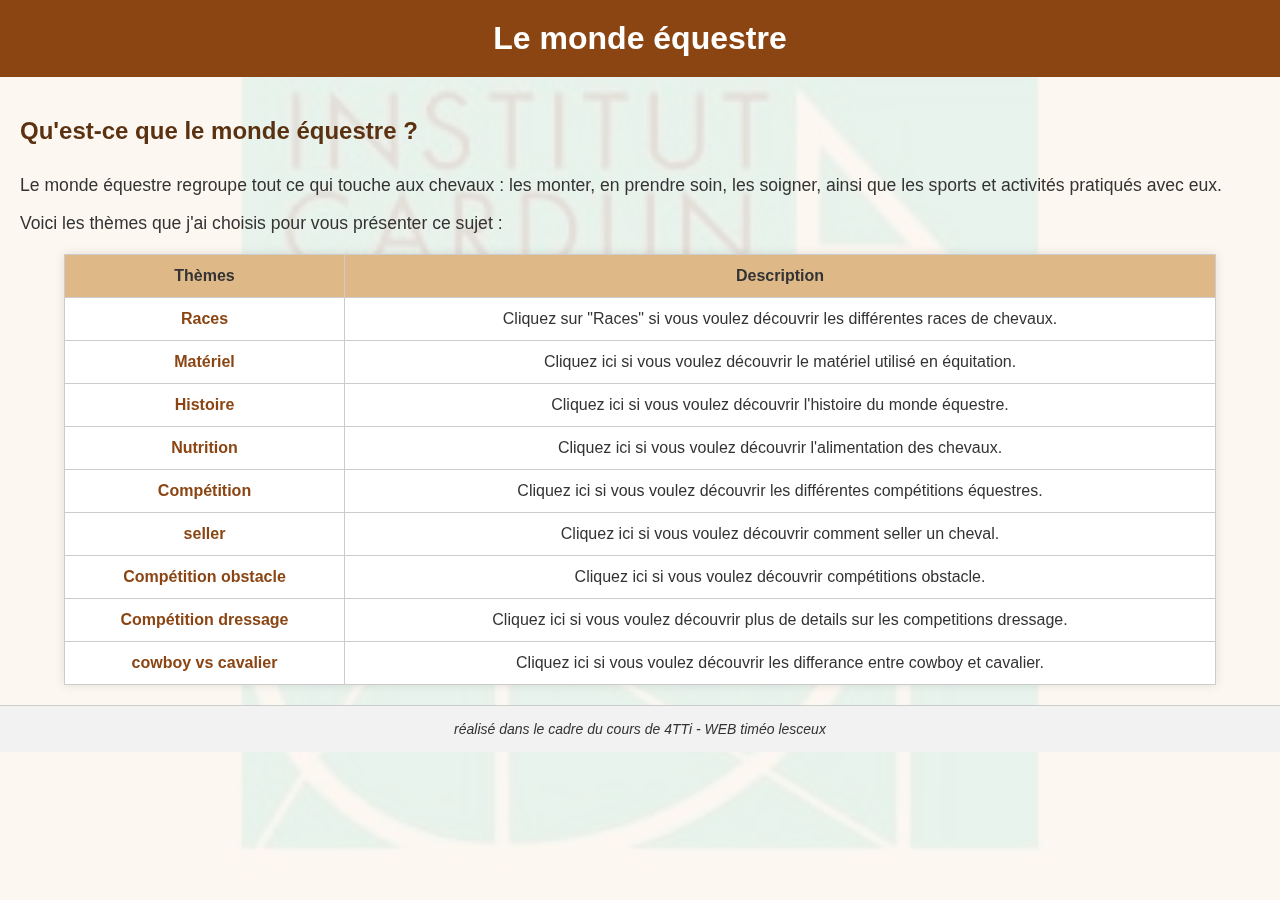
<file: projet html fin annee/pg1/index.html>
<!DOCTYPE html>
<html>
<head>
  <meta charset="UTF-8">
  <link rel="stylesheet" href="style.css">
  <link rel="stylesheet" type="image/pnj" href="./image/ecole.jpg">
  <title>Le Monde Équestre</title>
 
</head>
<body>

	 <h1>Le monde équestre</h1>

<h2>Qu'est-ce que le monde équestre ?</h2>

<p>
  Le monde équestre regroupe tout ce qui touche aux chevaux : les monter, en prendre soin, les soigner, ainsi que les sports et activités pratiqués avec eux.
</p>

<p>Voici les thèmes que j'ai choisis pour vous présenter ce sujet :</p>

<table 
  <tr>
    <th>Thèmes</th>
    <th>Description</th>
  </tr>
  <tr>
    <td><a href="./pg2/races.html">Races</a></td>
    <td>Cliquez sur "Races" si vous voulez découvrir les différentes races de chevaux.</td>
  </tr>
  <tr>
    <td><a href="materiel.html">Matériel</a></td>
    <td>Cliquez ici si vous voulez découvrir le matériel utilisé en équitation.</td>
  </tr>
  <tr>
    <td><a href="histoire.html">Histoire</a></td>
    <td>Cliquez ici si vous voulez découvrir l'histoire du monde équestre.</td>
  </tr>
  <tr>
    <td><a href="nutritions.html">Nutrition</a></td>
    <td>Cliquez ici si vous voulez découvrir l'alimentation des chevaux.</td>
  </tr>
  <tr>
    <td><a href="competition.html">Compétition</a></td>
    <td>Cliquez ici si vous voulez découvrir les différentes compétitions équestres.</td>
  </tr>
  <tr>
    <td><a href="seller.html">seller</a></td>
    <td>Cliquez ici si vous voulez découvrir comment seller un cheval.</td>
  </tr>
  <tr>
    <td><a href="competition obstacle.html">Compétition obstacle</a></td>
    <td>Cliquez ici si vous voulez découvrir  compétitions obstacle.</td>
  </tr>
  <tr>
    <td><a href="competition dressage.html">Compétition dressage</a></td>
    <td>Cliquez ici si vous voulez découvrir plus de details sur les competitions dressage.</td>
  </tr>
  <tr>
    <td><a href="cowboy vs cavalier.html">cowboy vs cavalier</a></td>
    <td>Cliquez ici si vous voulez découvrir les differance entre cowboy et cavalier.</td>
  </tr>
</table>
<footer>
	réalisé dans le cadre du cours de 4TTi - WEB timéo lesceux  
</footer>
</body>
</html>
</file>
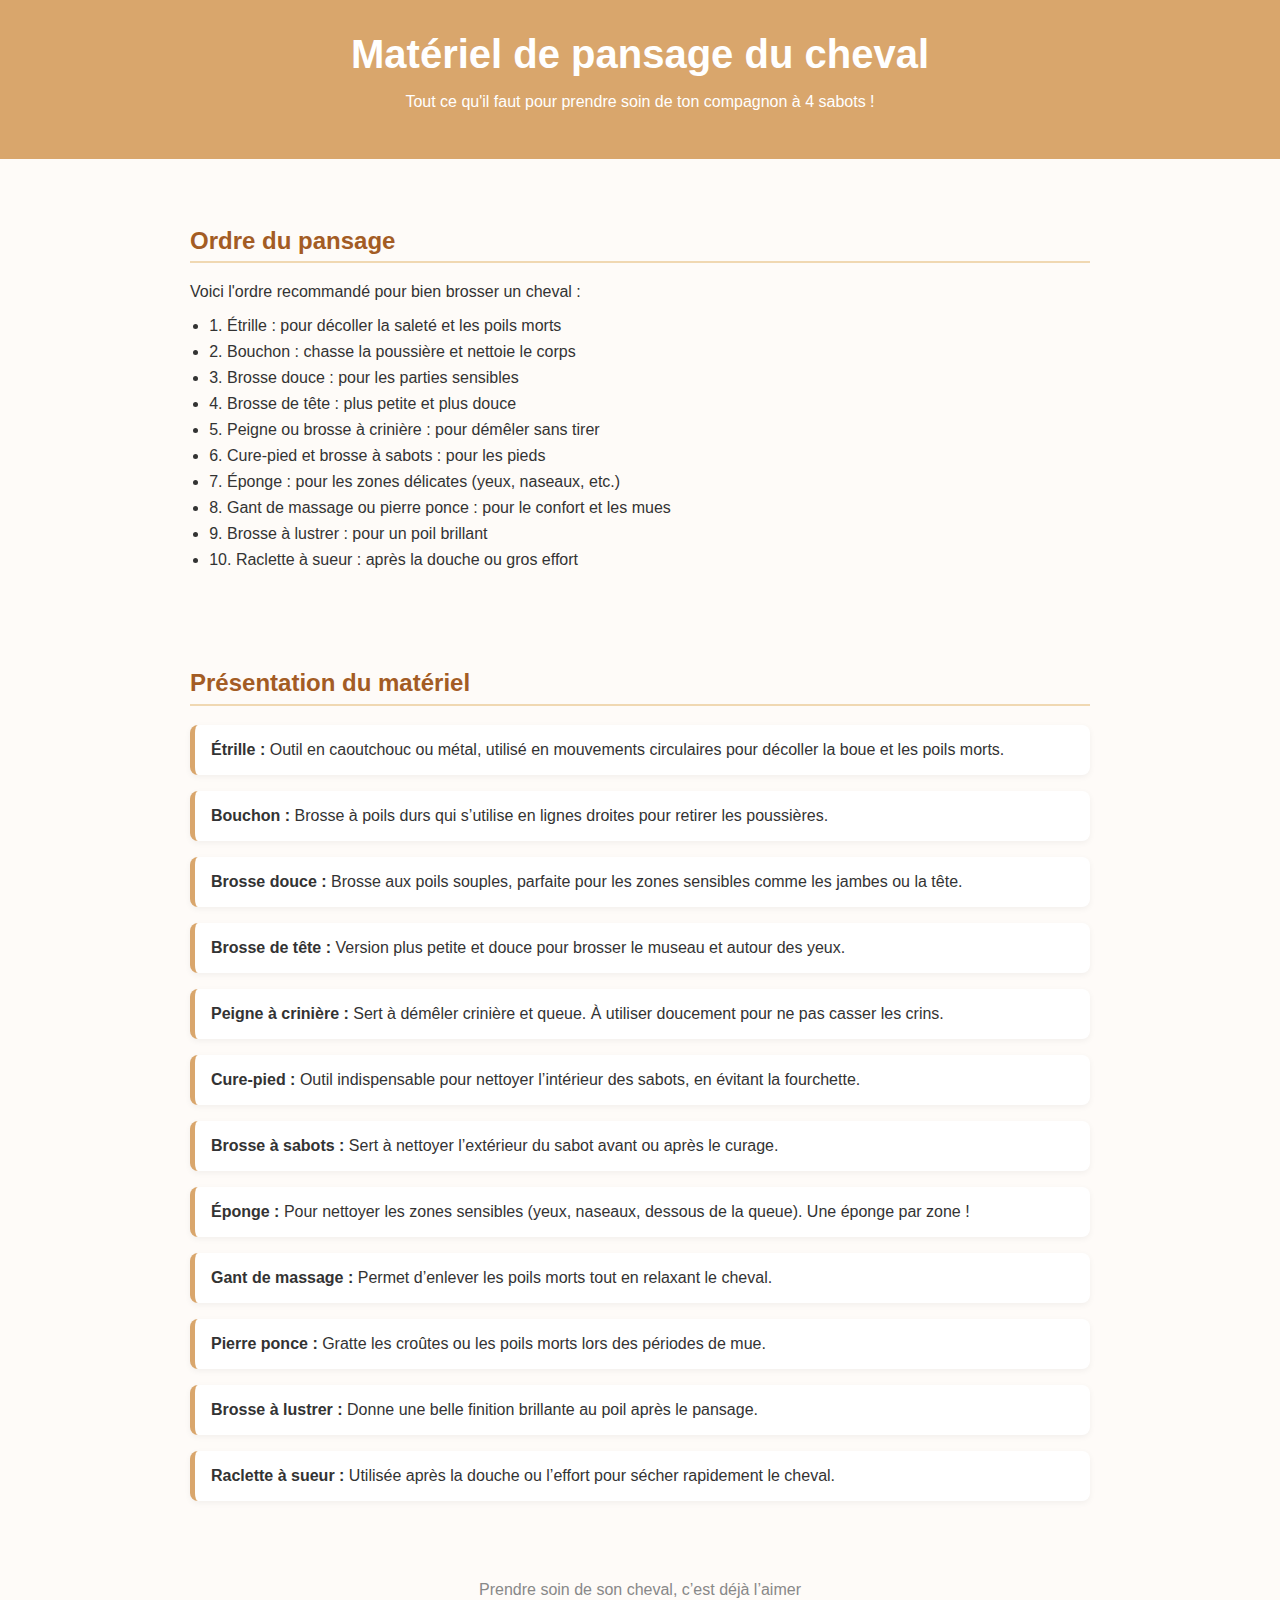
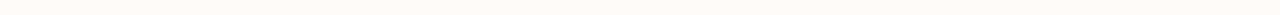
<file: projet html fin annee/pg3/materiel.html>
<!DOCTYPE html>
<html>
<head>
  <meta charset="UTF-8">
  <title>Matériel de pansage du cheval</title>
  <link rel="stylesheet" href="style.css">
</head>
<body>

  <header>
    <h1> Matériel de pansage du cheval </h1>
    <p>Tout ce qu'il faut pour prendre soin de ton compagnon à 4 sabots !</p>
  </header>

  <div class="section">
    <h2>Ordre du pansage</h2>
    <p>Voici l'ordre recommandé pour bien brosser un cheval :</p>
    <ul>
      <li>1. Étrille : pour décoller la saleté et les poils morts</li>
      <li>2. Bouchon : chasse la poussière et nettoie le corps</li>
      <li>3. Brosse douce : pour les parties sensibles</li>
      <li>4. Brosse de tête : plus petite et plus douce</li>
      <li>5. Peigne ou brosse à crinière : pour démêler sans tirer</li>
      <li>6. Cure-pied et brosse à sabots : pour les pieds</li>
      <li>7. Éponge : pour les zones délicates (yeux, naseaux, etc.)</li>
      <li>8. Gant de massage ou pierre ponce : pour le confort et les mues</li>
      <li>9. Brosse à lustrer : pour un poil brillant </li>
      <li>10. Raclette à sueur : après la douche ou gros effort</li>
    </ul>
  </div>

  <div class="section">
    <h2> Présentation du matériel</h2>

    <div class="card"><strong>Étrille :</strong> Outil en caoutchouc ou métal, utilisé en mouvements circulaires pour décoller la boue et les poils morts.</div>

    <div class="card"><strong>Bouchon :</strong> Brosse à poils durs qui s’utilise en lignes droites pour retirer les poussières.</div>

    <div class="card"><strong>Brosse douce :</strong> Brosse aux poils souples, parfaite pour les zones sensibles comme les jambes ou la tête.</div>

    <div class="card"><strong>Brosse de tête :</strong> Version plus petite et douce pour brosser le museau et autour des yeux.</div>

    <div class="card"><strong>Peigne à crinière :</strong> Sert à démêler crinière et queue. À utiliser doucement pour ne pas casser les crins.</div>

    <div class="card"><strong>Cure-pied :</strong> Outil indispensable pour nettoyer l’intérieur des sabots, en évitant la fourchette.</div>

    <div class="card"><strong>Brosse à sabots :</strong> Sert à nettoyer l’extérieur du sabot avant ou après le curage.</div>

    <div class="card"><strong>Éponge :</strong> Pour nettoyer les zones sensibles (yeux, naseaux, dessous de la queue). Une éponge par zone !</div>

    <div class="card"><strong>Gant de massage :</strong> Permet d’enlever les poils morts tout en relaxant le cheval.</div>

    <div class="card"><strong>Pierre ponce :</strong> Gratte les croûtes ou les poils morts lors des périodes de mue.</div>

    <div class="card"><strong>Brosse à lustrer :</strong> Donne une belle finition brillante au poil après le pansage.</div>

    <div class="card"><strong>Raclette à sueur :</strong> Utilisée après la douche ou l’effort pour sécher rapidement le cheval.</div>
  </div>

  <footer>
    Prendre soin de son cheval, c’est déjà l’aimer 
  </footer>

</body>
</html>
</file>
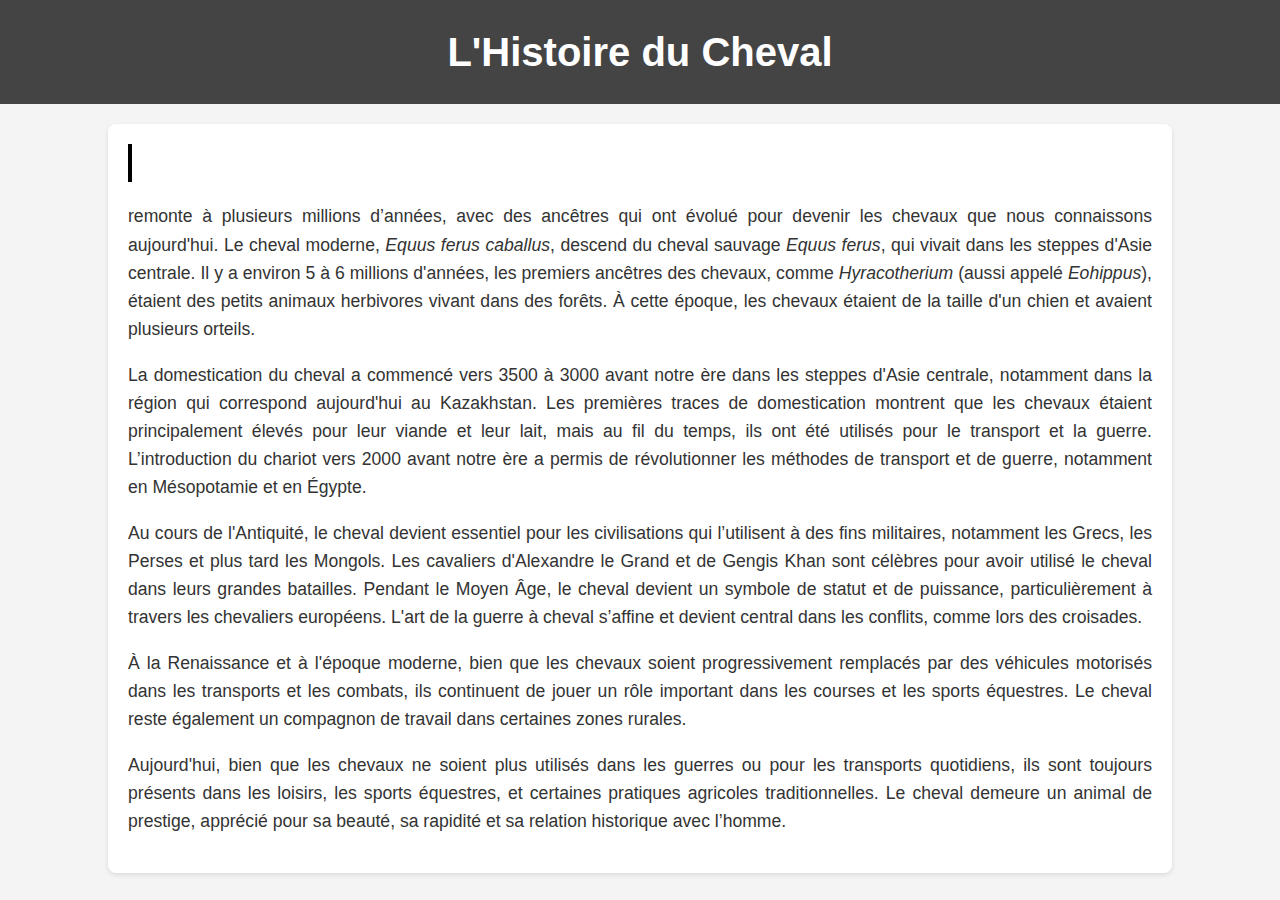
<file: projet html fin annee/pg4/histoire.html>
<!DOCTYPE html>
<html>
<head>
    <meta charset="UTF-8">
   <link rel="stylesheet" href="styl.css">
    <title>L'Histoire du Cheval</title>
   
</head>
<body>
    <header>
        <h1>L'Histoire du Cheval</h1>
    </header>
    
    <div class="container">
        <div class="typewriter">
           le cheval 
        </div>
        
        <p>
            remonte à plusieurs millions d’années, avec des ancêtres qui ont évolué pour devenir les chevaux que nous connaissons aujourd'hui. Le cheval moderne, <i>Equus ferus caballus</i>, descend du cheval sauvage <i>Equus ferus</i>, qui vivait dans les steppes d'Asie centrale. Il y a environ 5 à 6 millions d'années, les premiers ancêtres des chevaux, comme <i>Hyracotherium</i> (aussi appelé <i>Eohippus</i>), étaient des petits animaux herbivores vivant dans des forêts. À cette époque, les chevaux étaient de la taille d'un chien et avaient plusieurs orteils.
        </p>

        <p>
            La domestication du cheval a commencé vers 3500 à 3000 avant notre ère dans les steppes d'Asie centrale, notamment dans la région qui correspond aujourd'hui au Kazakhstan. Les premières traces de domestication montrent que les chevaux étaient principalement élevés pour leur viande et leur lait, mais au fil du temps, ils ont été utilisés pour le transport et la guerre. L’introduction du chariot vers 2000 avant notre ère a permis de révolutionner les méthodes de transport et de guerre, notamment en Mésopotamie et en Égypte.
        </p>

        <p>
            Au cours de l'Antiquité, le cheval devient essentiel pour les civilisations qui l’utilisent à des fins militaires, notamment les Grecs, les Perses et plus tard les Mongols. Les cavaliers d'Alexandre le Grand et de Gengis Khan sont célèbres pour avoir utilisé le cheval dans leurs grandes batailles. Pendant le Moyen Âge, le cheval devient un symbole de statut et de puissance, particulièrement à travers les chevaliers européens. L'art de la guerre à cheval s’affine et devient central dans les conflits, comme lors des croisades.
        </p>

        <p>
            À la Renaissance et à l'époque moderne, bien que les chevaux soient progressivement remplacés par des véhicules motorisés dans les transports et les combats, ils continuent de jouer un rôle important dans les courses et les sports équestres. Le cheval reste également un compagnon de travail dans certaines zones rurales.
        </p>

        <p>
            Aujourd'hui, bien que les chevaux ne soient plus utilisés dans les guerres ou pour les transports quotidiens, ils sont toujours présents dans les loisirs, les sports équestres, et certaines pratiques agricoles traditionnelles. Le cheval demeure un animal de prestige, apprécié pour sa beauté, sa rapidité et sa relation historique avec l’homme.
        </p>
    </div>

    
</body>
</html>
</file>
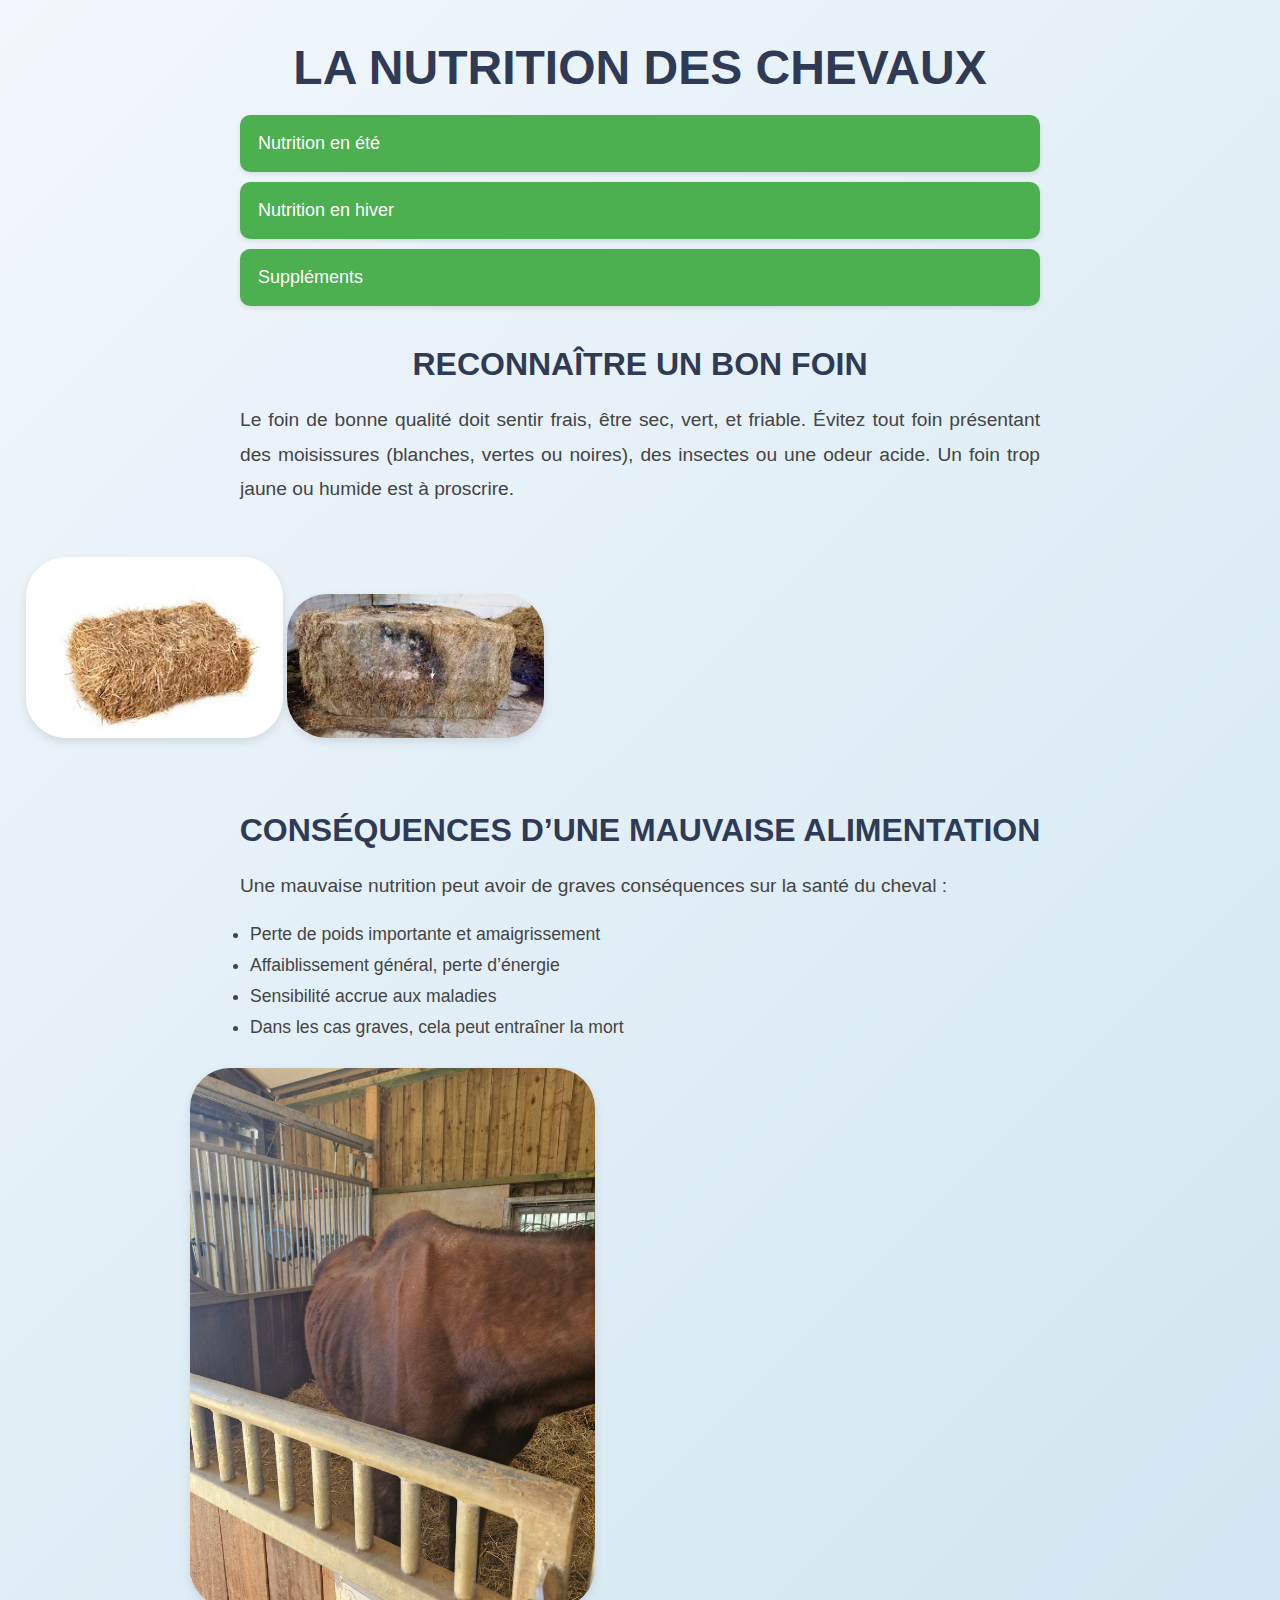
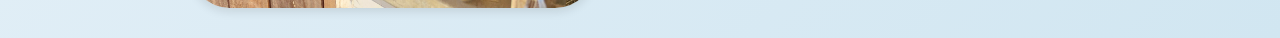
<file: projet html fin annee/pg5/nutritions.html>
<!DOCTYPE html>
<html>
<head>
  <meta charset="UTF-8">
  <title>La Nutrition des Chevaux</title>
  <link rel="stylesheet" href="styles.css">
</head>
<body>

  <h1>La Nutrition des Chevaux</h1>

  <div class="accordion">
    <div class="accordion-item">
      <button class="accordion-button">Nutrition en été</button>
      <div class="accordion-content">
        <p>En été, les chevaux ont besoin d'une bonne hydratation et de repas plus légers, comme du foin de qualité et des légumes frais, pour rester en forme malgré la chaleur.</p>
      </div>
    </div>
    <div class="accordion-item">
      <button class="accordion-button">Nutrition en hiver</button>
      <div class="accordion-content">
        <p>En hiver, leur alimentation doit être plus riche en calories pour leur permettre de conserver leur énergie et leur chaleur. On privilégiera le foin sec et les repas plus copieux.</p>
      </div>
    </div>
    <div class="accordion-item">
      <button class="accordion-button">Suppléments</button>
      <div class="accordion-content">
        <p>Des suppléments comme les vitamines, les minéraux et les électrolytes peuvent être donnés en fonction des besoins spécifiques. Il est recommandé de consulter un vétérinaire pour un complément adapté.</p>
      </div>
    </div>
  </div>

  <h3>Reconnaître un bon foin</h3>
  <p>Le foin de bonne qualité doit sentir frais, être sec, vert, et friable. Évitez tout foin présentant des moisissures (blanches, vertes ou noires), des insectes ou une odeur acide. Un foin trop jaune ou humide est à proscrire.</p>

  <div class="image-container tooltip">
    <img src="./image/foin.jpg" alt="Foin frais">
    <img src="./image/foinpourri.jpg" alt="Foin pourri">
	<span class="tooltiptext">Comparaison de foin</span>
  </div>


  <h3>Conséquences d’une mauvaise alimentation</h3>
  <p>Une mauvaise nutrition peut avoir de graves conséquences sur la santé du cheval :</p>
  <ul>
    <li>Perte de poids importante et amaigrissement</li>
    <li>Affaiblissement général, perte d’énergie</li>
    <li>Sensibilité accrue aux maladies</li>
    <li>Dans les cas graves, cela peut entraîner la mort</li>
  </ul>

  <div class="image-container">
    <img src="./image/hover.jpg" alt="Cheval mal nourri">
  </div>

  <script>
    const accordions = document.querySelectorAll('.accordion-button');
    accordions.forEach(button => {
      button.addEventListener('click', () => {
        const content = button.nextElementSibling;
        content.style.display = content.style.display === 'block' ? 'none' : 'block';
      });
    });
  </script>

</body>
</html>
</file>
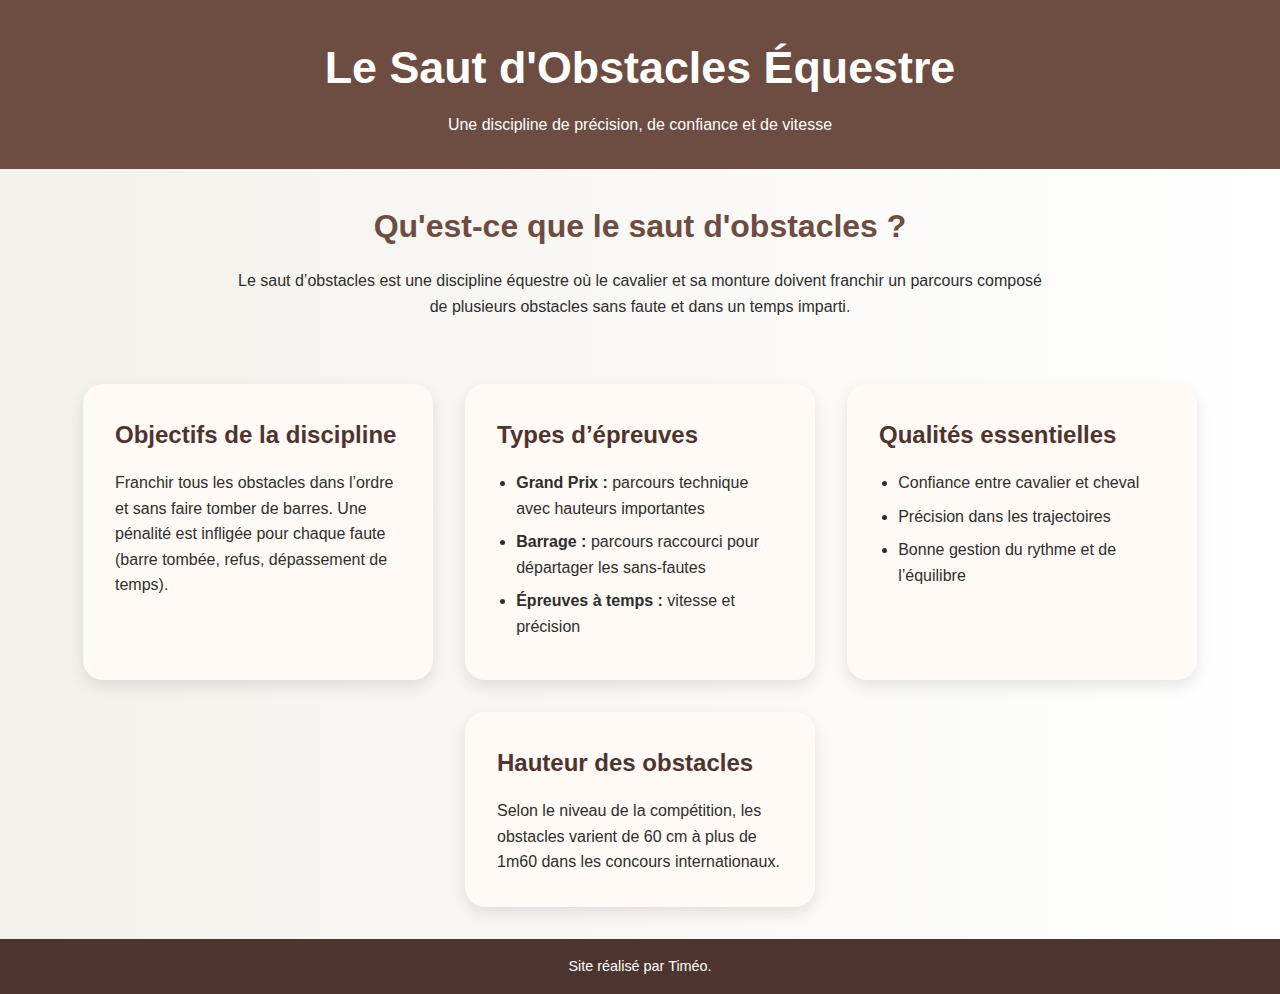
<file: projet html fin annee/pg7/competitions obstacle.html>
<!DOCTYPE html>
<html>
<head>
  <meta charset="UTF-8">
  <title>Le Saut d'Obstacles Équestre</title>
  <link rel="stylesheet" href="style.css">
</head>
<body>

  <header>
    <h1> Le Saut d'Obstacles Équestre</h1>
    <p>Une discipline de précision, de confiance et de vitesse</p>
  </header>

  <section class="intro">
    <h2>Qu'est-ce que le saut d'obstacles ?</h2>
    <p>Le saut d’obstacles est une discipline équestre où le cavalier et sa monture doivent franchir un parcours composé de plusieurs obstacles sans faute et dans un temps imparti.</p>
  </section>

  <section class="content">
    <div class="card">
      <h2>Objectifs de la discipline</h2>
      <p>Franchir tous les obstacles dans l’ordre et sans faire tomber de barres. Une pénalité est infligée pour chaque faute (barre tombée, refus, dépassement de temps).</p>
    </div>

    <div class="card">
      <h2> Types d’épreuves</h2>
      <ul>
        <li><strong>Grand Prix :</strong> parcours technique avec hauteurs importantes</li>
        <li><strong>Barrage :</strong> parcours raccourci pour départager les sans-fautes</li>
        <li><strong>Épreuves à temps :</strong> vitesse et précision</li>
      </ul>
    </div>

    <div class="card">
      <h2> Qualités essentielles</h2>
      <ul>
        <li>Confiance entre cavalier et cheval</li>
        <li>Précision dans les trajectoires</li>
        <li>Bonne gestion du rythme et de l’équilibre</li>
      </ul>
    </div>

    <div class="card">
      <h2> Hauteur des obstacles</h2>
      <p>Selon le niveau de la compétition, les obstacles varient de 60 cm à plus de 1m60 dans les concours internationaux.</p>
    </div>
  </section>

  <footer>
    <p> Site réalisé par Timéo.</p>
  </footer>
</body>
</html>
</file>
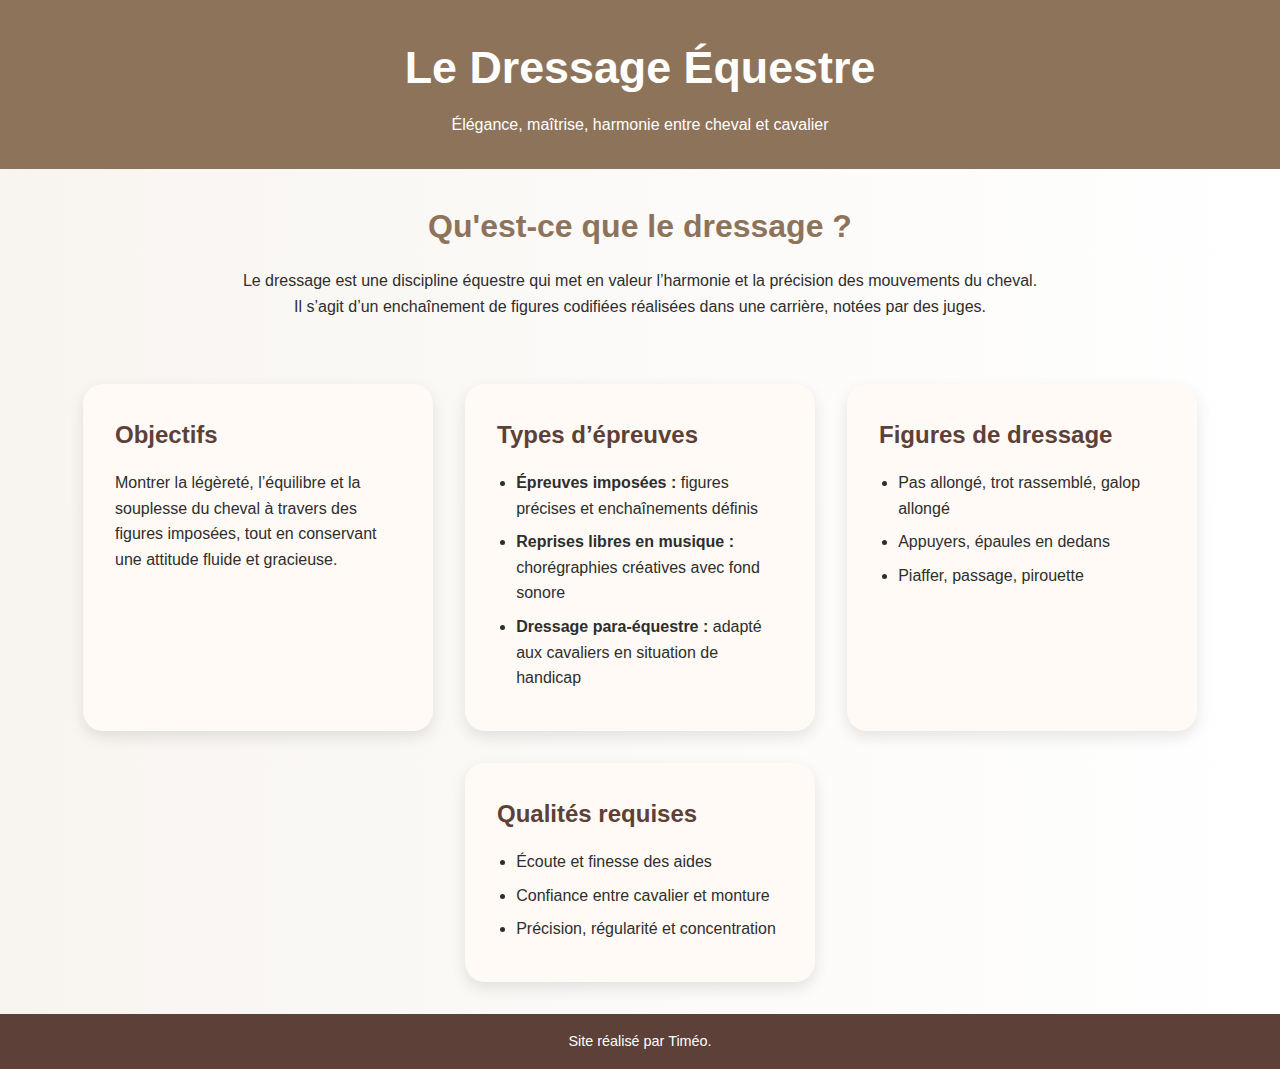
<file: projet html fin annee/pg8/competition dressage.html>
<!DOCTYPE html>
<html>
<head>
  <meta charset="UTF-8">
  <title>Le Dressage Équestre</title>
  <link rel="stylesheet" href="style.css">
</head>
<body>

  <header>
    <h1> Le Dressage Équestre</h1>
    <p>Élégance, maîtrise, harmonie entre cheval et cavalier</p>
  </header>

  <section class="intro">
    <h2>Qu'est-ce que le dressage ?</h2>
    <p>Le dressage est une discipline équestre qui met en valeur l’harmonie et la précision des mouvements du cheval. Il s’agit d’un enchaînement de figures codifiées réalisées dans une carrière, notées par des juges.</p>
  </section>

  <section class="content">
    <div class="card">
      <h2> Objectifs</h2>
      <p>Montrer la légèreté, l’équilibre et la souplesse du cheval à travers des figures imposées, tout en conservant une attitude fluide et gracieuse.</p>
    </div>

    <div class="card">
      <h2> Types d’épreuves</h2>
      <ul>
        <li><strong>Épreuves imposées :</strong> figures précises et enchaînements définis</li>
        <li><strong>Reprises libres en musique :</strong> chorégraphies créatives avec fond sonore</li>
        <li><strong>Dressage para-équestre :</strong> adapté aux cavaliers en situation de handicap</li>
      </ul>
    </div>

    <div class="card">
      <h2> Figures de dressage</h2>
      <ul>
        <li>Pas allongé, trot rassemblé, galop allongé</li>
        <li>Appuyers, épaules en dedans</li>
        <li>Piaffer, passage, pirouette</li>
      </ul>
    </div>

    <div class="card">
      <h2>Qualités requises</h2>
      <ul>
        <li>Écoute et finesse des aides</li>
        <li>Confiance entre cavalier et monture</li>
        <li>Précision, régularité et concentration</li>
      </ul>
    </div>
  </section>

  <footer>
    <p> Site réalisé par Timéo.</p>
  </footer>
</body>
</html>
</file>
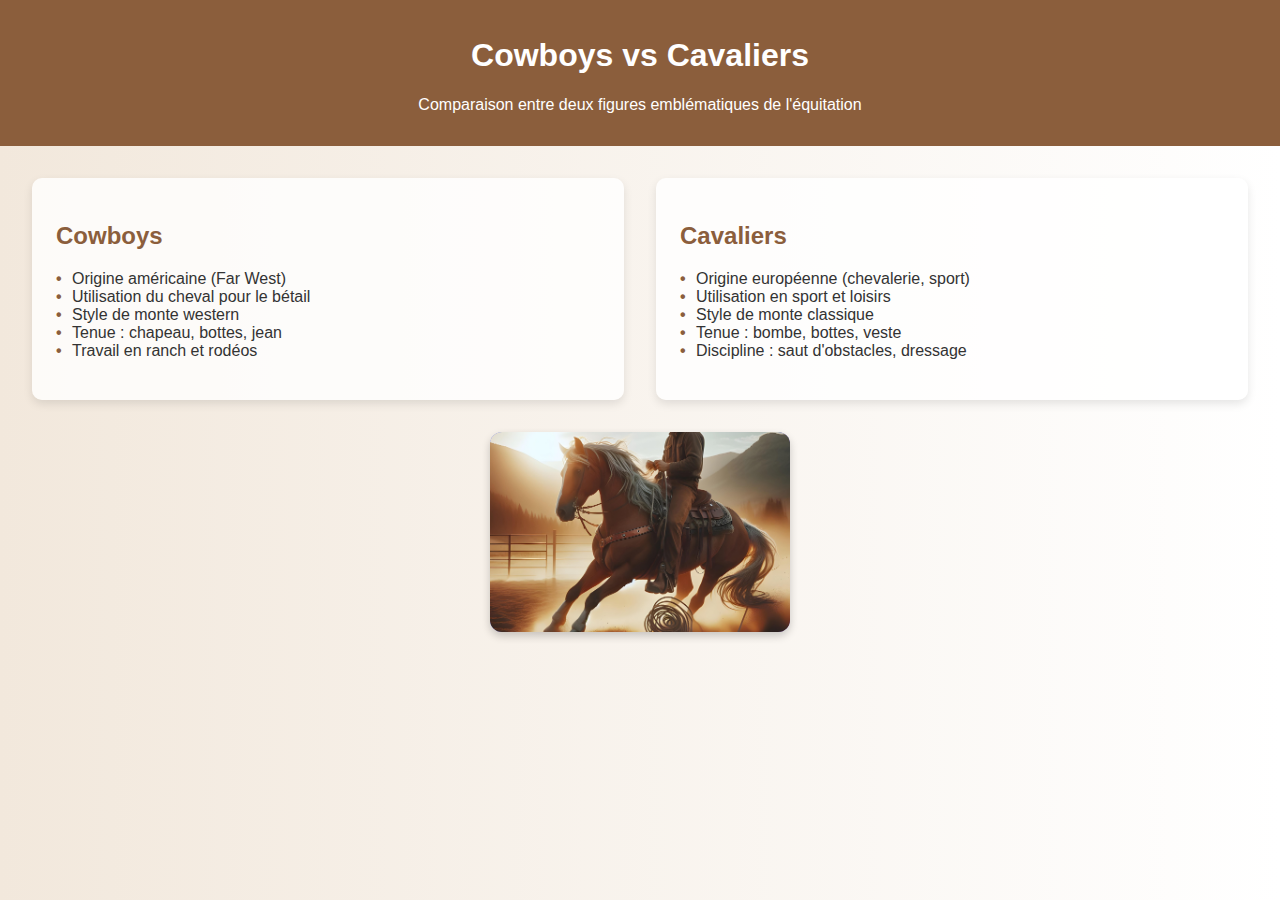
<file: projet html fin annee/pg9/cowboy vs classique.html>
<!DOCTYPE html>
<html">
<head>
  <meta charset="UTF-8" />
    <link rel="stylesheet" href="style.css">
  <title>Cowboys vs Cavaliers</title>
</head>
<body>

  <header>
    <h1>Cowboys vs Cavaliers</h1>
    <p>Comparaison entre deux figures emblématiques de l'équitation</p>
  </header>

  <section>
    <div class="card">
      <h2>Cowboys</h2>
      <ul>
        <li>Origine américaine (Far West)</li>
        <li>Utilisation du cheval pour le bétail</li>
        <li>Style de monte western</li>
        <li>Tenue : chapeau, bottes, jean</li>
        <li>Travail en ranch et rodéos</li>
      </ul>
    </div>

    <div class="card">
      <h2>Cavaliers</h2>
      <ul>
        <li>Origine européenne (chevalerie, sport)</li>
        <li>Utilisation en sport et loisirs</li>
        <li>Style de monte classique</li>
        <li>Tenue : bombe, bottes, veste</li>
        <li>Discipline : saut d'obstacles, dressage</li>
      </ul>
    </div>
  </section>

  <!-- Carte recto verso en dessous -->
  <div class="carte">
    <div class="carte-inner">
      <div class="face recto">
        <img src="./image/cowboy.jpg" alt="Cowboy">
      </div>
      <div class="face verso">
        <img src="./image/cavalier.jpg" alt="Cavalier">
      </div>
    </div>
  </div>

  

</body>
</html>
</file>
<file: projet html fin annee/pg1/style.css>
body {
  font-family: Arial, sans-serif;
  background: #fdf6f0;
  color: #333;
  margin: 0;
  padding: 0;
}

h1 {
  background-color: #8B4513;
  color: white;
  padding: 20px;
  text-align: center;
  margin: 0;
}

h2 {
  color: #5a3211;
  padding: 20px 20px 10px 20px;
}

p {
  padding: 0 20px;
  font-size: 1.1em;
}

table {
  width: 90%;
  margin: 20px auto;
  border-collapse: collapse;
  background-color: white;
  box-shadow: 0 0 10px rgba(0,0,0,0.1);
}

th, td {
  border: 1px solid #ccc;
  padding: 12px;
  text-align: center;
}

th {
  background-color: #deb887;
  color: #333;
}

td a {
  text-decoration: none;
  color: #8B4513;
  font-weight: bold;
}

td a:hover {
  text-decoration: underline;
}

body::before {
  content: "";
  background-image: url('./image/ecole.jpg');
  background-size: cover;
  background-position: center;
  opacity: 0.1;
  position: fixed;
  top: 0;
  left: 0;
  right: 0;
  bottom: 0;
  z-index: -1;
}
footer {
    background-color: #f2f2f2;
    color: #333;
    text-align: center;
    padding: 15px;
    font-size: 14px;
    font-style: italic;
    border-top: 1px solid #ccc;
  }
</file>
<file: projet html fin annee/pg3/style.css>
body {
      font-family: 'Segoe UI', sans-serif;
      background-color: #fefbf8;
      margin: 0;
      padding: 0;
      color: #333;
    }

    header {
      background-color: #d9a66c;
      color: white;
      text-align: center;
      padding: 2rem 1rem;
    }

    h1 {
      margin: 0;
      font-size: 2.5rem;
    }

    .section {
      max-width: 900px;
      margin: 2rem auto;
      padding: 1rem 1.5rem;
    }

    .section h2 {
      color: #a35c24;
      border-bottom: 2px solid #f0d8b2;
      padding-bottom: 0.4rem;
    }

    .card {
      background-color: #fff;
      border-left: 5px solid #d9a66c;
      border-radius: 8px;
      margin: 1rem 0;
      padding: 1rem;
      box-shadow: 0 2px 6px rgba(0,0,0,0.05);
      transition: transform 0.2s;
    }

    .card:hover {
      transform: scale(1.01);
    }

    ul {
      padding-left: 1.2rem;
    }

    li {
      margin: 0.5rem 0;
    }

    footer {
      text-align: center;
      margin: 3rem 0 1rem;
      color: #888;
    }
</file>
<file: projet html fin annee/pg4/styl.css>
body {
            font-family: Arial, sans-serif;
            line-height: 1.6;
            background-color: #f4f4f4;
            margin: 0;
            padding: 0;
            color: #333;
        }

        header {
            background-color: #444;
            color: white;
            padding: 20px 0;
            text-align: center;
        }

        header h1 {
            margin: 0;
            font-size: 2.5em;
        }

        .container {
            width: 80%;
            margin: 20px auto;
            background-color: #fff;
            padding: 20px;
            box-shadow: 0 2px 5px rgba(0, 0, 0, 0.1);
            border-radius: 8px;
        }

        .typewriter {
            font-family: "Courier New", monospace;
            font-size: 1.5em;
            white-space: nowrap;
            overflow: hidden;
            border-right: 4px solid black;
            width: 0;
            animation: typing 4s steps(40) 1s forwards, blink 0.75s step-end infinite;
            margin-bottom: 20px;
        }

        @keyframes typing {
            from {
                width: 0;
            }
            to {
                width: 100%;
            }
        }

        @keyframes blink {
            50% {
                border-color: transparent;
            }
        }

        p {
            font-size: 1.1em;
            text-align: justify;
        }
</file>
<file: projet html fin annee/pg5/styles.css>
body {
      font-family: 'Segoe UI', Tahoma, Geneva, Verdana, sans-serif;
      margin: 0;
      padding: 0;
      background: linear-gradient(135deg, #f2f7fc, #d1e6f1);
      color: #333;
      animation: fadeIn 1s ease-in;
    }

    @keyframes fadeIn {
      from { opacity: 0; transform: translateY(20px); }
      to { opacity: 1; transform: translateY(0); }
    }

    h1, h3 {
      text-align: center;
      color: #2f3b56;
      text-transform: uppercase;
      margin: 40px 0 20px;
    }

    h1 {
      font-size: 3em;
    }

    h3 {
      font-size: 2em;
    }

    p {
      font-size: 1.2em;
      line-height: 1.8;
      text-align: justify;
      margin: 20px auto;
      width: 80%;
      max-width: 800px;
      color: #444;
    }

    .accordion {
      width: 80%;
      max-width: 800px;
      margin: 0 auto 40px;
    }

    .accordion-item {
      margin-bottom: 10px;
      border-radius: 10px;
      overflow: hidden;
      box-shadow: 0 2px 5px rgba(0,0,0,0.1);
      background-color: #fff;
    }

    .accordion-button {
      background-color: #4CAF50;
      color: white;
      padding: 18px;
      width: 100%;
      border: none;
      text-align: left;
      font-size: 18px;
      cursor: pointer;
      transition: background-color 0.3s ease;
    }

    .accordion-button:hover {
      background-color: #45a049;
    }

    .accordion-content {
      display: none;
      padding: 15px 20px;
      background-color: #e9f7e5;
      border-top: 1px solid #ccc;
      animation: slideDown 0.3s ease-in-out;
    }

    @keyframes slideDown {
      from { opacity: 0; transform: translateY(-10px); }
      to { opacity: 1; transform: translateY(0); }
    }

    .image-container {
      display: flex;
      text-align: center;
      gap: 20px;
      margin: 30px auto;
      max-width: 900px;
      flex-wrap: wrap;
    }

    img {
      width: 45%;
      border-radius: 40px;
      box-shadow: 0 4px 10px rgba(0, 0, 0, 0.1);
      transition: transform 0.3s ease;
    }

    img:hover {
      transform: scale(1.05);
    }

    ul {
      width: 80%;
      max-width: 800px;
      margin: 20px auto;
      font-size: 1.1em;
      color: #444;
      padding-left: 20px;
    }

    li {
      margin-bottom: 10px;
    }
	.tooltip {
  position: relative;
  display: inline-block;
}
	.tooltiptext {
  display: none;
  position: absolute;
  background: black;
  color: white;
  padding: 5px;
  border-radius: 5px;
  top: 0;
  left: 100%;
  white-space: nowrap;
}

.tooltip:hover .tooltiptext {
  display: block;
}
</file>
<file: projet html fin annee/pg7/style.css>
* {
  box-sizing: border-box;
  margin: 0;
  padding: 0;
}

body {
  font-family: 'Rubik', sans-serif;
  background: linear-gradient(to right, #f3f1eb, #ffffff);
  color: #2e2e2e;
  line-height: 1.6;
}

header {
  background-color: #6d4c41;
  color: white;
  text-align: center;
  padding: 2rem 1rem;
  animation: fadeInDown 1s ease-out;
}

h1 {
  font-size: 2.8rem;
  margin-bottom: 0.5rem;
}

.intro {
  text-align: center;
  padding: 2rem 3rem;
  max-width: 900px;
  margin: auto;
  animation: fadeIn 2s ease;
}

.intro h2 {
  font-size: 2rem;
  color: #6d4c41;
  margin-bottom: 1rem;
}

.content {
  display: flex;
  flex-wrap: wrap;
  justify-content: center;
  padding: 2rem;
  gap: 2rem;
}

.card {
  background: #fffaf5;
  border-radius: 20px;
  box-shadow: 0 6px 15px rgba(0,0,0,0.1);
  padding: 2rem;
  max-width: 350px;
  flex: 1 1 300px;
  transition: transform 0.3s ease, box-shadow 0.3s ease;
  animation: slideInUp 1s ease;
}

.card:hover {
  transform: translateY(-10px);
  box-shadow: 0 12px 25px rgba(0,0,0,0.2);
}

.card h2 {
  color: #4e342e;
  font-size: 1.5rem;
  margin-bottom: 1rem;
}

.card ul {
  margin-top: 1rem;
  padding-left: 1.2rem;
}

.card ul li {
  margin-bottom: 0.5rem;
}

footer {
  text-align: center;
  padding: 1rem;
  background-color: #4e342e;
  color: white;
  font-size: 0.9rem;
  animation: fadeIn 2s ease;
}

/* Animations */
@keyframes fadeInDown {
  from {
    opacity: 0;
    transform: translateY(-30px);
  } to {
    opacity: 1;
    transform: translateY(0);
  }
}

@keyframes slideInUp {
  from {
    opacity: 0;
    transform: translateY(50px);
  } to {
    opacity: 1;
    transform: translateY(0);
  }
}

@keyframes fadeIn {
  from {
    opacity: 0;
  } to {
    opacity: 1;
  }
}

/* Responsive */
@media (max-width: 768px) {
  .intro {
    padding: 1.5rem;
  }

  .content {
    flex-direction: column;
    align-items: center;
  }
}
</file>
<file: projet html fin annee/pg8/style.css>
* {
  margin: 0;
  padding: 0;
  box-sizing: border-box;
}

body {
  font-family: 'Rubik', sans-serif;
  background: linear-gradient(to right, #f8f5f1, #ffffff);
  color: #2e2e2e;
  line-height: 1.6;
}

header {
  background-color: #8e735b;
  color: white;
  text-align: center;
  padding: 2rem 1rem;
  animation: fadeInDown 1s ease-out;
}

h1 {
  font-size: 2.8rem;
  margin-bottom: 0.5rem;
}

.intro {
  text-align: center;
  padding: 2rem 3rem;
  max-width: 900px;
  margin: auto;
  animation: fadeIn 2s ease;
}

.intro h2 {
  font-size: 2rem;
  color: #8e735b;
  margin-bottom: 1rem;
}

.content {
  display: flex;
  flex-wrap: wrap;
  justify-content: center;
  padding: 2rem;
  gap: 2rem;
}

.card {
  background: #fffaf5;
  border-radius: 20px;
  box-shadow: 0 6px 15px rgba(0,0,0,0.1);
  padding: 2rem;
  max-width: 350px;
  flex: 1 1 300px;
  transition: transform 0.3s ease, box-shadow 0.3s ease;
  animation: slideInUp 1s ease;
}

.card:hover {
  transform: translateY(-10px);
  box-shadow: 0 12px 25px rgba(0,0,0,0.2);
}

.card h2 {
  color: #5d4037;
  font-size: 1.5rem;
  margin-bottom: 1rem;
}

.card ul {
  margin-top: 1rem;
  padding-left: 1.2rem;
}

.card ul li {
  margin-bottom: 0.5rem;
}

footer {
  text-align: center;
  padding: 1rem;
  background-color: #5d4037;
  color: white;
  font-size: 0.9rem;
  animation: fadeIn 2s ease;
}

/* Animations */
@keyframes fadeInDown {
  from {
    opacity: 0;
    transform: translateY(-30px);
  } to {
    opacity: 1;
    transform: translateY(0);
  }
}

@keyframes slideInUp {
  from {
    opacity: 0;
    transform: translateY(50px);
  } to {
    opacity: 1;
    transform: translateY(0);
  }
}

@keyframes fadeIn {
  from {
    opacity: 0;
  } to {
    opacity: 1;
  }
}

/* Responsive */
@media (max-width: 768px) {
  .intro {
    padding: 1.5rem;
  }

  .content {
    flex-direction: column;
    align-items: center;
  }
}
</file>
<file: projet html fin annee/pg9/style.css>
body {
      margin: 0;
      font-family: 'Segoe UI', sans-serif;
      background: linear-gradient(to right, #f2e8dc, #fff);
      color: #333;
    }

    header {
      background-color: #8b5e3c;
      color: white;
      padding: 1rem;
      text-align: center;
      animation: slideIn 1s ease-out;
    }

    section {
      display: grid;
      grid-template-columns: repeat(auto-fit, minmax(300px, 1fr));
      padding: 2rem;
      gap: 2rem;
      animation: fadeIn 2s ease-in;
    }

    .card {
      background-color: #ffffffcc;
      border-radius: 10px;
      box-shadow: 0 4px 10px rgba(0, 0, 0, 0.1);
      padding: 1.5rem;
      transition: transform 0.3s ease;
    }

    .card:hover {
      transform: scale(1.05);
    }

    h2 {
      color: #8b5e3c;
    }

    ul {
      list-style: none;
      padding: 0;
    }

    ul li::before {
      content: "\2022 ";
      color: #8b5e3c;
      font-weight: bold;
      display: inline-block;
      width: 1em;
    }

    

    @keyframes slideIn {
      from { transform: translateY(-50px); opacity: 0; }
      to { transform: translateY(0); opacity: 1; }
    }

    @keyframes fadeIn {
      from { opacity: 0; }
      to { opacity: 1; }
    }

    .carte {
      width: 300px;
      height: 200px;
      perspective: 1000px;
      margin: 0 auto;
    }

    .carte-inner {
      position: relative;
      width: 100%;
      height: 100%;
      text-align: center;
      transition: transform 0.6s;
      transform-style: preserve-3d;
      cursor: pointer;
    }

    .carte:hover .carte-inner {
      transform: rotateY(180deg);
    }

    .face {
      position: absolute;
      width: 100%;
      height: 100%;
      backface-visibility: hidden;
      border-radius: 12px;
      overflow: hidden;
      box-shadow: 0 4px 8px rgba(0,0,0,0.2);
    }

    .face img {
      width: 100%;
      height: 100%;
      object-fit: cover;
    }

    .recto {
      background: linear-gradient(135deg, #667eea, #764ba2);
    }

    .verso {
      background: linear-gradient(135deg, #f7971e, #ffd200);
      transform: rotateY(180deg);
    }
</file>
